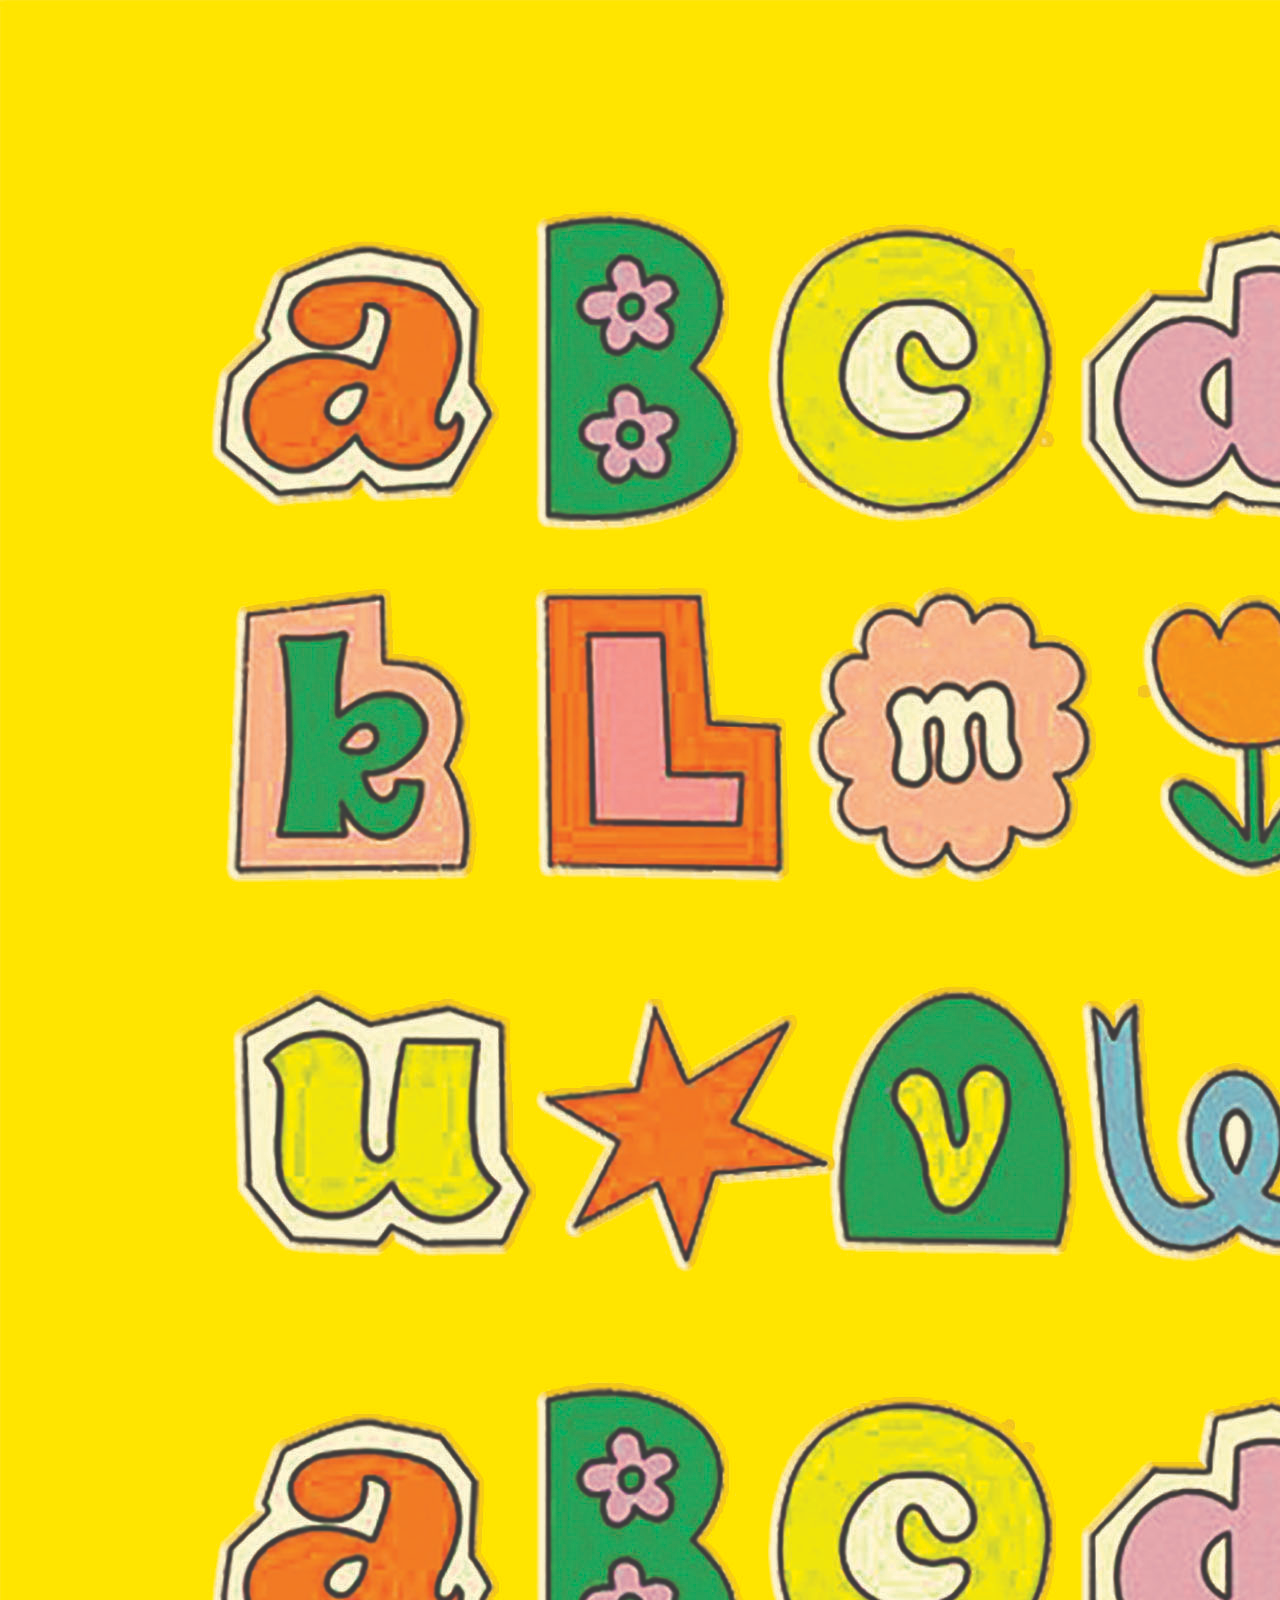
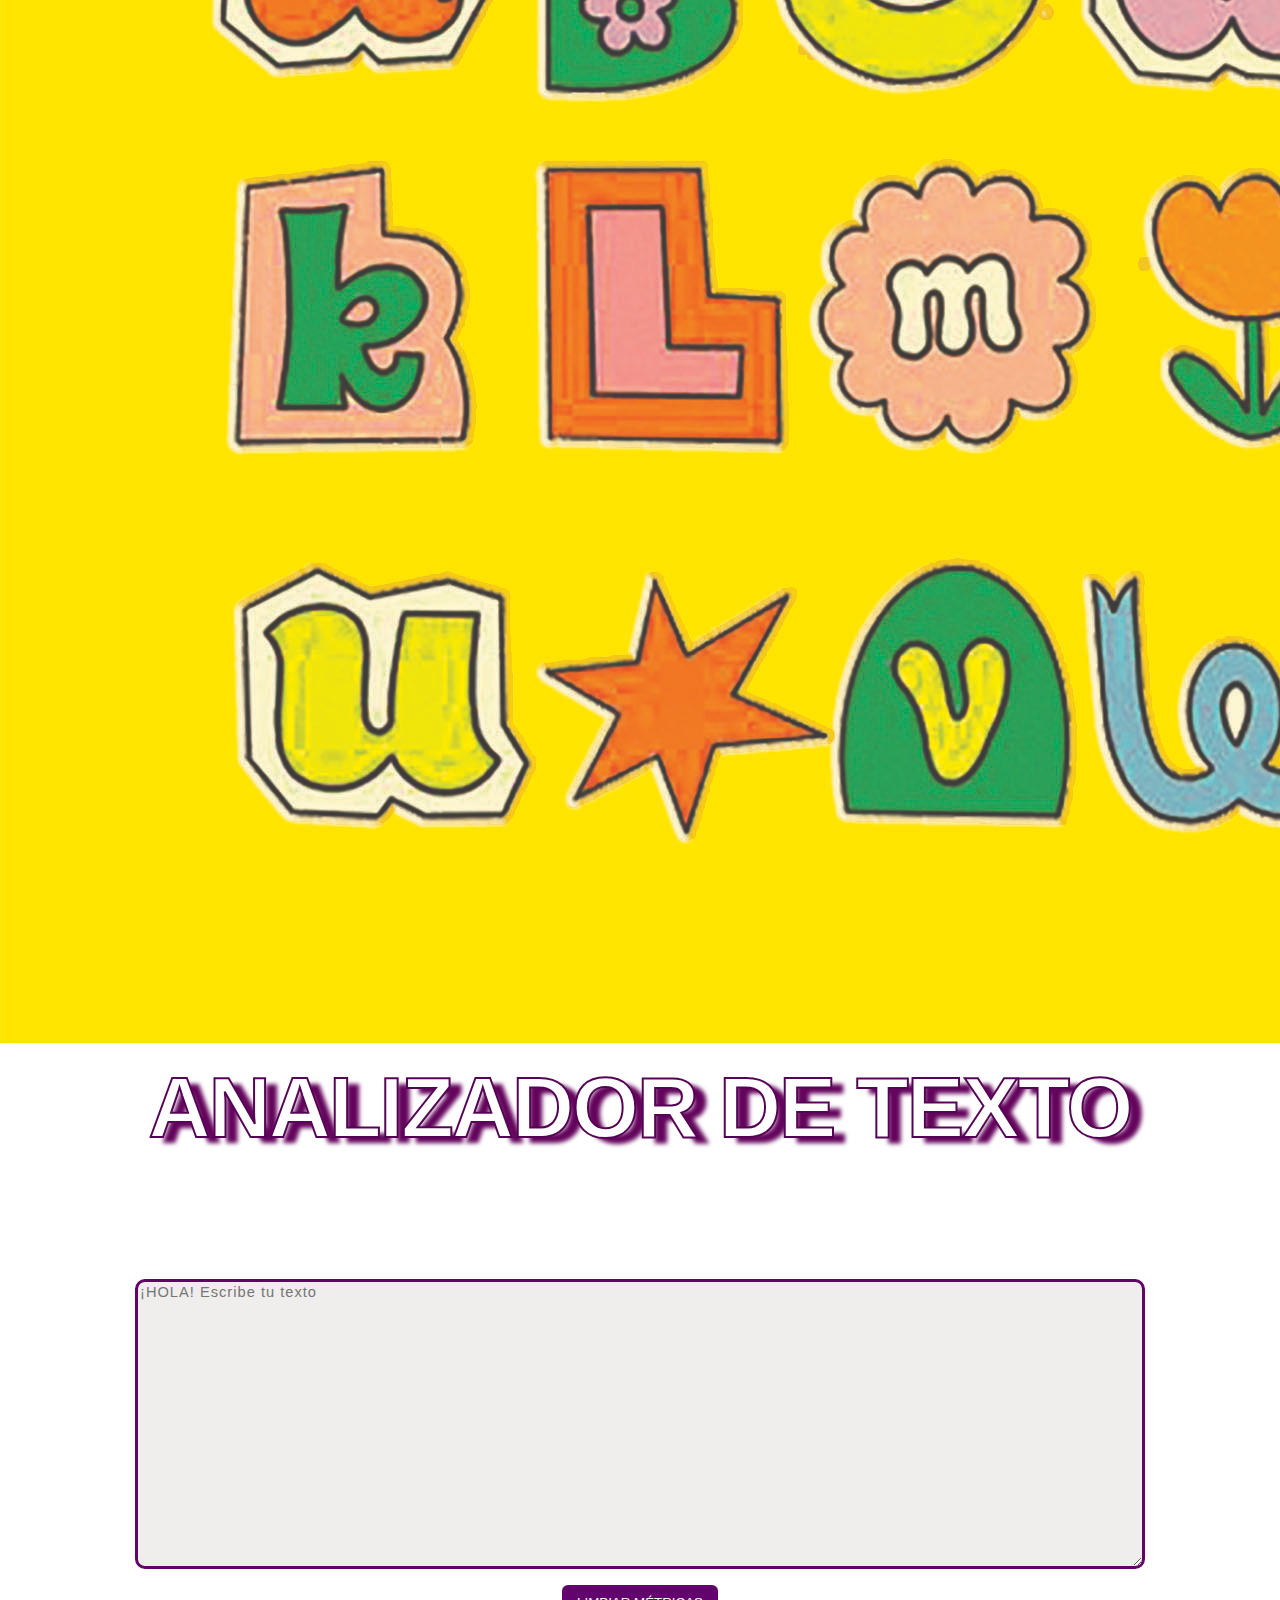
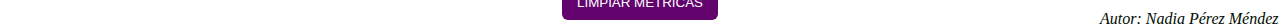
<file: index.html>
<!DOCTYPE html>
<html lang="es">

<head>
  <meta charset="utf-8">
  <title>Analizador de texto</title>
  <link rel="stylesheet" href="style.css" />
</head>

<body>
  <img src="abcdario.jpg" />

  <header>
    <h1> ANALIZADOR DE TEXTO </h1>
  </header>

  <ul>
    <li class="analizador" data-testid="character-count">Número de caracteres:</li>
    <li class="analizador" data-testid="no-spaces-count">Caracteres sin espacios:</li>
    <li class="analizador" data-testid="word-count">Palabras:</li>
    <li class="analizador" data-testid="number-count">Números:</li>
    <li class="analizador" data-testid="number-sum">Suma números:</li>
    <li class="analizador" data-testid="average-word-length">Promedio longitud:</li>
  </ul>

  <textarea name="user-input" placeholder="¡HOLA! Escribe tu texto" rows="10" cols="50"></textarea>
  <button id="reset-button" class="favorite styled" type="button"> LIMPIAR MÉTRICAS </button>

  <footer>
    <p>Autor: Nadia Pérez Méndez</p>
  </footer>
  <script src="index.js" type="module"></script>
</body>

</html>
</file>
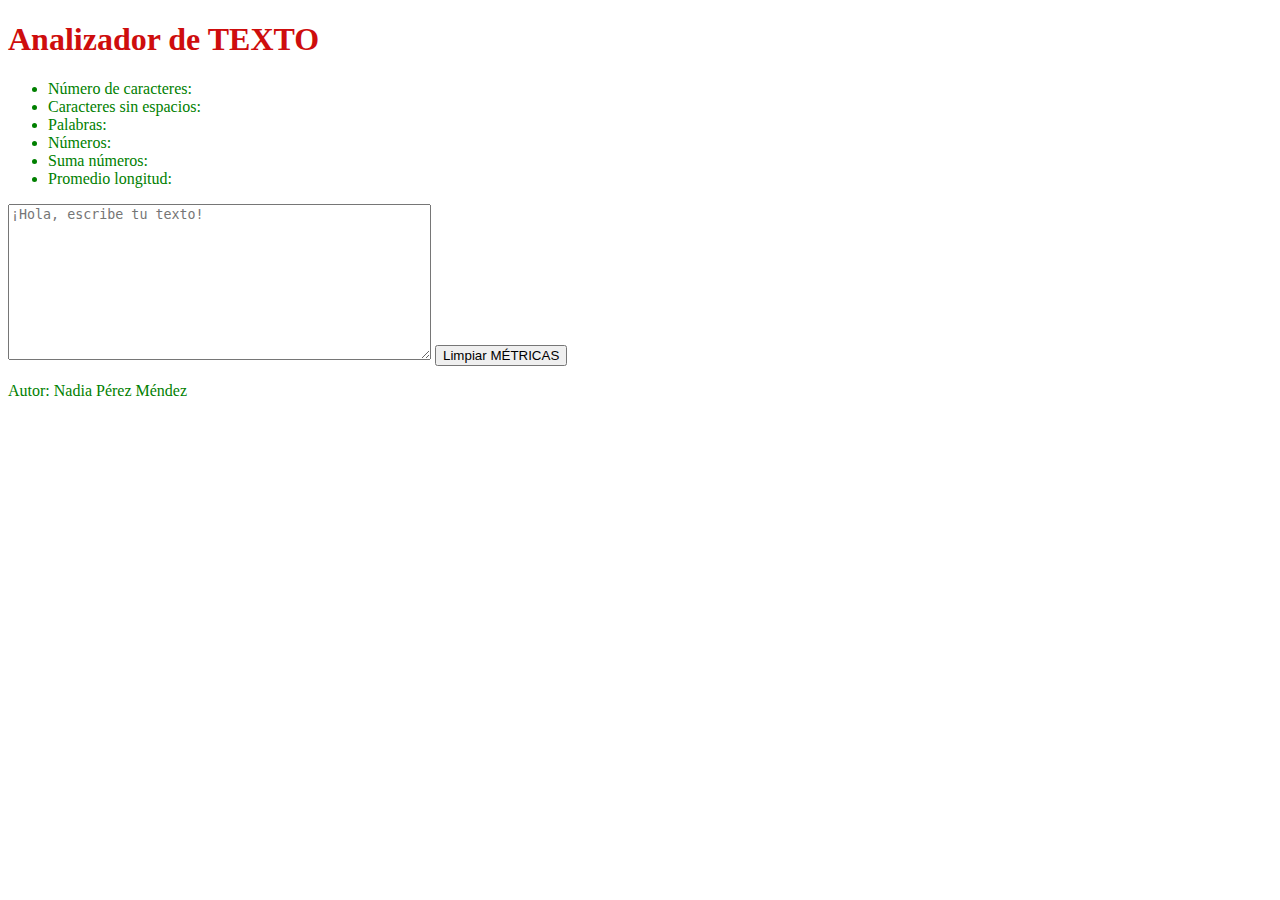
<file: src/index.html>
<!DOCTYPE html>
<html lang="es">

<head>
  <meta charset="utf-8">
  <title>Analizador de texto</title>
  <link rel="stylesheet" href="style.css" />
</head>

<body>
  <script src="index.js"  type="module"></script>

  <header>
  <h1> Analizador de TEXTO </h1>
  </header>
<ul>
  <li class="analizador" data-testid="character-count">Número de caracteres:</li>
  <li class="analizador" data-testid="no-spaces-count">Caracteres sin espacios:</li>
  <li class="analizador" data-testid="word-count">Palabras:</li>
  <li class="analizador" data-testid="number-count">Números:</li>
  <li class="analizador" data-testid="number-sum">Suma números:</li>
  <li class="analizador" data-testid="average-word-length">Promedio longitud:</li>
</ul>
<textarea name="user-input" placeholder="¡Hola, escribe tu texto!" rows="10" cols="50"></textarea>
<button id="reset-button" class = "favorite styled" type="button" > Limpiar MÉTRICAS</button>
<footer>
  <p>Autor: Nadia Pérez Méndez</p>
</footer>
<script src="index.js" type="module"></script>
 </body>
</html>
</file>
<file: style.css>
* {
    margin: 0;
}



body {
    background-image: url('images/scrabble\ 1.jpg');
    background-size: cover;
    background-position: center;
    background-repeat: no-repeat;
    background-attachment: fixed
}

h1 {
    text-align: center;
    text-shadow: 12px 6px 4px #64045c;
    font-size: 86px;
    color: white;
    line-height: 120px;
    font-family: Impact, Haettenschweiler, 'Arial Narrow Bold', sans-serif;
    -webkit-text-stroke: 2px rgb(85, 3, 85);
    letter-spacing: -2px;

}



textarea {
    border-radius: 10px;
    background-color: #f0eded;
    font-size: 12px;
    width: 1000px;
    height: 280px;
    border: 3px solid#610369;
    font-family: Arial, Helvetica, sans-serif;
    font-size: 11pt;
    letter-spacing: 1px;
    margin: 16px auto;
    display: block;


}

ul {
    color: white;
    font-family: Arial, Helvetica, sans-serif;
    font-size: 11pt;
}


footer {

    color: #000c00;
    font-style: italic;
    font-size: 16px;
    margin-top: -10px;
    margin-left: 1100px;

}

button {
    border-radius: 6px;
    cursor: pointer;
    background-color: #62036e;
    color: #fff;
    border: none;
    padding: 10px 15px;
    display: block;
    margin: 0 auto;

}
</file>
<file: src/style.css>
h1 {
    color: rgb(206, 13, 13);
    
  }
  p,
li {
  color: green;
}
</file>
